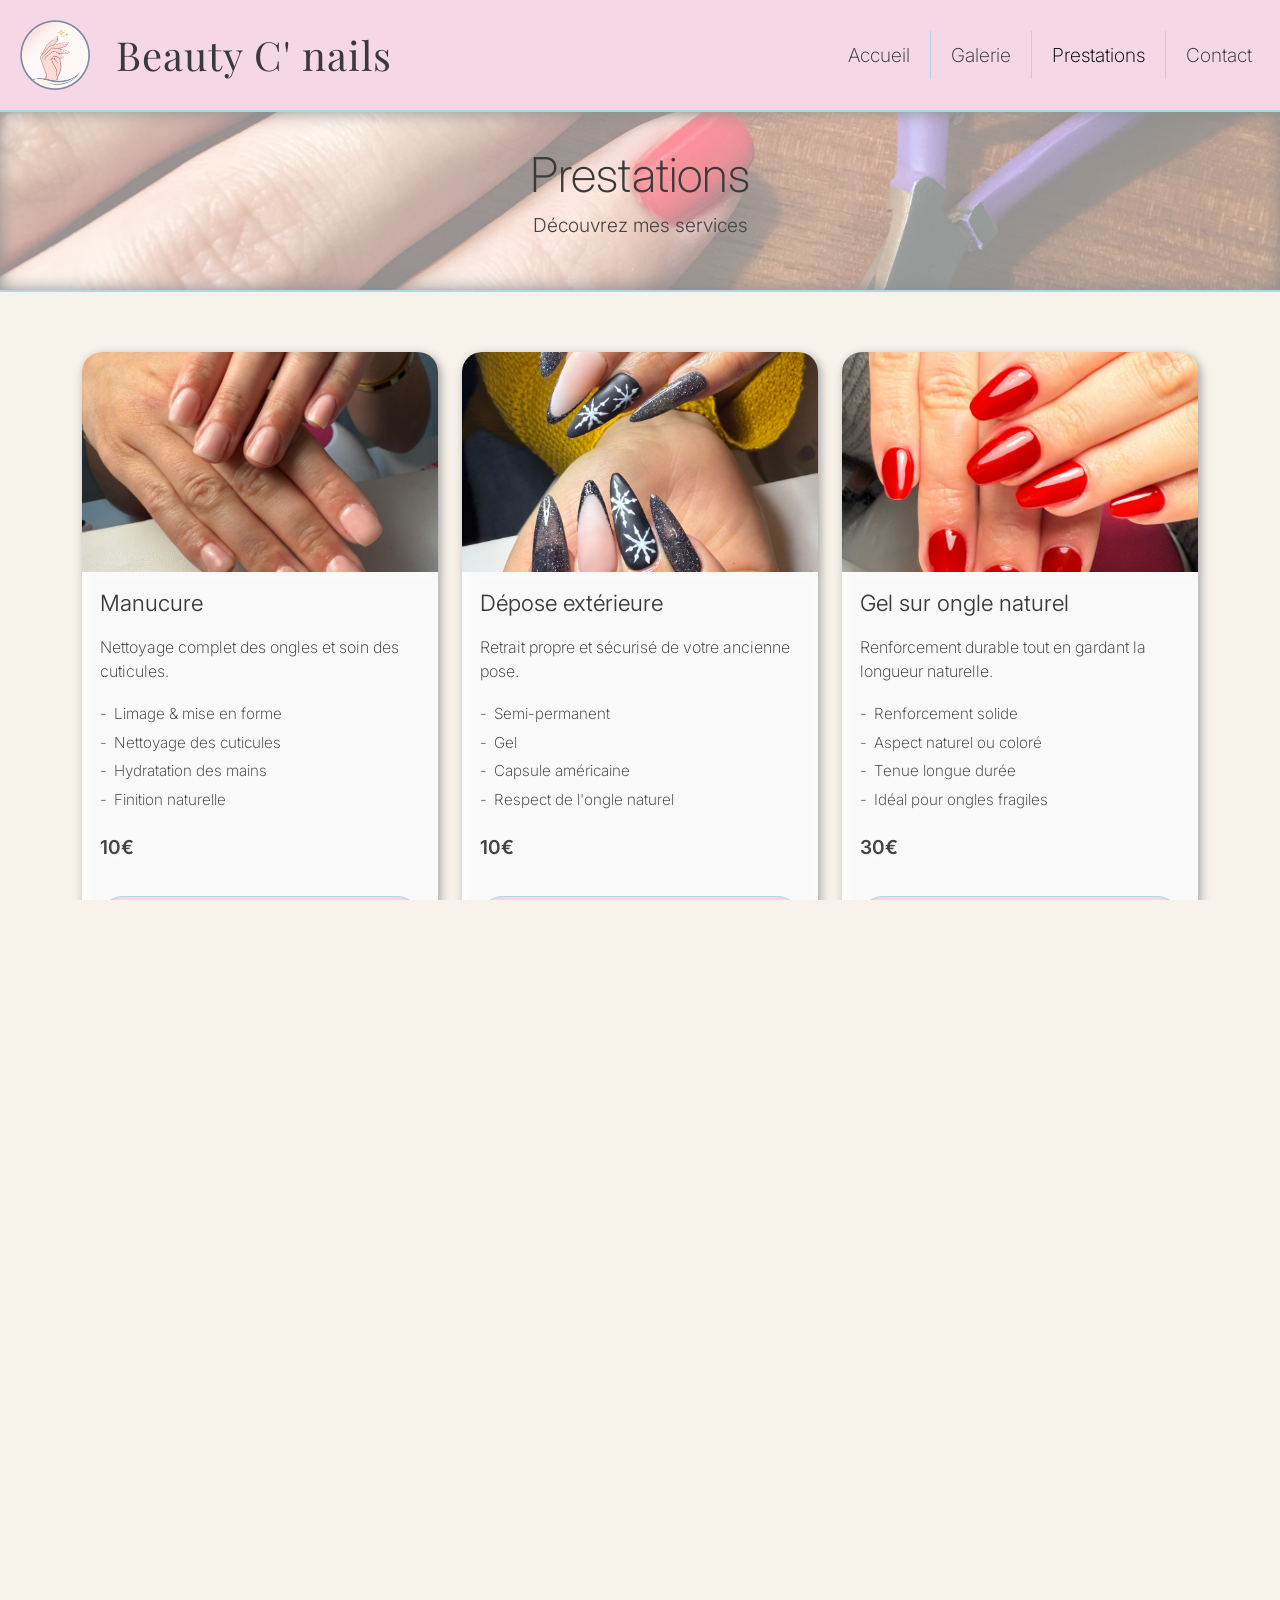
<file: prestations.html>
<!DOCTYPE html>
<html lang="fr">

<head>
    <meta charset="UTF-8">
    <meta name="viewport" content="width=device-width, initial-scale=1.0, viewport-fit=cover">
    <link rel="icon" href="images/logo.png">
    <link href="https://cdn.jsdelivr.net/npm/bootstrap@5.3.8/dist/css/bootstrap.min.css" rel="stylesheet"
        integrity="sha384-sRIl4kxILFvY47J16cr9ZwB07vP4J8+LH7qKQnuqkuIAvNWLzeN8tE5YBujZqJLB" crossorigin="anonymous">
    <link rel="stylesheet" href="https://cdn.jsdelivr.net/npm/bootstrap-icons@1.11.1/font/bootstrap-icons.css">

    <script src="https://cdn.jsdelivr.net/npm/bootstrap@5.3.8/dist/js/bootstrap.bundle.min.js"
        integrity="sha384-FKyoEForCGlyvwx9Hj09JcYn3nv7wiPVlz7YYwJrWVcXK/BmnVDxM+D2scQbITxI"
        crossorigin="anonymous"></script>
    <link href="https://fonts.googleapis.com/css2?family=Playfair+Display:wght@400;600;700&display=swap"
        rel="stylesheet">
    <link rel="preconnect" href="https://fonts.googleapis.com">
    <link rel="preconnect" href="https://fonts.gstatic.com" crossorigin>
    <link
        href="https://fonts.googleapis.com/css2?family=Inter:ital,opsz,wght@0,14..32,100..900;1,14..32,100..900&family=Nunito:ital,wght@0,200..1000;1,200..1000&display=swap"
        rel="stylesheet">
    <link rel="stylesheet" href="styles.css">
    <title>Beauty C' nails</title>
</head>

<body>
    <header id="haut">
        <nav class="navbar navbar-expand-md p-2">
            <div class="container-fluid d-flex align-items-center justify-content-between">
                <div class="d-flex align-items-center">
                    <a href="index.html"><img src="images/logo.png" alt="Logo" class="navbar-logo me-2"></a>
                    <h1 class="navbar-brand mb-0">Beauty C' nails</h1>
                </div>
                <button class="navbar-toggler" type="button" data-bs-toggle="collapse" data-bs-target="#navbarNav"
                    aria-controls="navbarNav" aria-expanded="false" aria-label="Toggle navigation">
                    <span class="navbar-toggler-icon"></span>
                </button>
                <div class="collapse navbar-collapse" id="navbarNav">
                    <ul class="navbar-nav ms-auto">
                        <li class="nav-item">
                            <a class="nav-link" href="index.html">Accueil</a>
                        </li>
                        <span class="nav-separator"></span>
                        <li class="nav-item">
                            <a class="nav-link" href="galerie.html">Galerie</a>
                        </li>
                        <span class="nav-separator"></span>
                        <li class="nav-item">
                            <a class="nav-link active" href="prestations.html">Prestations</a>
                        </li>
                        <span class="nav-separator"></span>
                        <li class="nav-item">
                            <a class="nav-link" href="contact.html">Contact</a>
                        </li>
                    </ul>
                </div>
            </div>
        </nav>
    </header>
    <section class="pre-hero">
        <div class="pre-hero-overlay">
            <h1 class="pre-title">Prestations</h1>
            <p class="pre-subtitle">Découvrez mes services</p>
        </div>
    </section>
    
    <section class="pre-section">
        <div class="container">
            <div class="row g-4">
                <div class="col-12 col-md-4 d-flex">
                    <div class="pre-card">
                        <img src="images/gallery24.jpg" alt="">
                        <h3 class="pre-card-title">Manucure</h3>
                        <p class="pre-card-text">Nettoyage complet des ongles et soin des cuticules.</p>
                        <ul class="pre-list">
                            <li>Limage & mise en forme</li>
                            <li>Nettoyage des cuticules</li>
                            <li>Hydratation des mains</li>
                            <li>Finition naturelle</li>
                        </ul>
                        <p class="pre-price"><span>10€</span></p>
                        <a href="mailto:cecipires18@gmail.com?subject=Beauty C' nails - RDV" class="pre-btn">Prendre
                            rendez-vous</a>
                    </div>
                </div>
                <div class="col-12 col-md-4 d-flex">
                    <div class="pre-card">
                        <img src="images/gallery4.jpg" alt="">
                        <h3 class="pre-card-title">Dépose extérieure</h3>
                        <p class="pre-card-text">Retrait propre et sécurisé de votre ancienne pose.</p>

                        <ul class="pre-list">
                            <li>Semi-permanent</li>
                            <li>Gel</li>
                            <li>Capsule américaine</li>
                            <li>Respect de l'ongle naturel</li>
                        </ul>
                        <p class="pre-price"><span>10€</span></p>
                        <a href="mailto:cecipires18@gmail.com?subject=Beauty C' nails - RDV" class="pre-btn">Prendre
                            rendez-vous</a>
                    </div>
                </div>
                <div class="col-12 col-md-4 d-flex">
                    <div class="pre-card">
                        <img src="images/gallery3.jpg" alt="">
                        <h3 class="pre-card-title">Gel sur ongle naturel</h3>
                        <p class="pre-card-text">Renforcement durable tout en gardant la longueur naturelle.</p>
                        <ul class="pre-list">
                            <li>Renforcement solide</li>
                            <li>Aspect naturel ou coloré</li>
                            <li>Tenue longue durée</li>
                            <li>Idéal pour ongles fragiles</li>
                        </ul>
                        <p class="pre-price"><span>30€</span></p>
                        <a href="mailto:cecipires18@gmail.com?subject=Beauty C' nails - RDV" class="pre-btn">Prendre
                            rendez-vous</a>
                    </div>
                </div>
                <div class="col-12 col-md-4 d-flex">
                    <div class="pre-card">
                        <img src="images/gallery2.jpg" alt="">
                        <h3 class="pre-card-title">Capsule américaine</h3>
                        <p class="pre-card-text">Extension rapide, solide et ultra élégante.</p>

                        <ul class="pre-list">
                            <li>Longueur parfaite</li>
                            <li>Résultat uniforme</li>
                            <li>Tenue optimale</li>
                            <li>Idéal pour un look sophistiqué</li>
                        </ul>

                        <p class="pre-price"><span>40€</span></p>
                        <a href="mailto:cecipires18@gmail.com?subject=Beauty C' nails - RDV" class="pre-btn">Prendre
                            rendez-vous</a>
                    </div>
                </div>
                <div class="col-12 col-md-4 d-flex">
                    <div class="pre-card">
                        <img src="images/gallery14.jpg" alt="">
                        <h3 class="pre-card-title">Nail Art</h3>
                        <p class="pre-card-text">Pour un style unique, créatif et entièrement personnalisé.</p>

                        <ul class="pre-list">
                            <li>Strass & paillettes</li>
                            <li>Lignes fines & motifs</li>
                            <li>Designs personnalisés</li>
                            <li>Tarif selon complexité</li>
                        </ul>

                        <p class="pre-price">À partir de <span>5€</span></p>
                        <a href="mailto:cecipires18@gmail.com?subject=Beauty C' nails - RDV" class="pre-btn">Prendre
                            rendez-vous</a>
                    </div>
                </div>
            </div>
        </div>
    </section>

    <footer class=" py-4">
        <div class="container d-flex flex-column flex-md-row justify-content-center align-items-center gap-3">

            <div class="mb-3 mb-md-0">
                <a href="contact.html" class="footer-link me-3">Contact</a>
                <a href="#haut" class="footer-link">Haut de page</a>
                <a href="https://www.instagram.com/ongles_by_c18/" target="_blank" class="footer-icon">
                    <i class="bi bi-instagram"></i>
                </a>
    </footer>
</body>

</html>
</file>
<file: styles.css>
:root {
    --color1: #f5d7e6;
    --color2: #3A3A3A;
    --color3: #ffffffec;
    --color4: #add8e6;
    --color5: #444;
    --color6: #e8c8d8;
}

html,
body {
    height: 100%;
    min-height: 100dvh;
    overflow-x: hidden;
}

body {
    display: flex;
    flex-direction: column;
    background-color: #F7F2EA;
}

h1 {
    color: var(--color2) !important;
    font-family: 'Playfair Display', serif;
}

.navbar {
    background-color: var(--color1);
    border-bottom: solid 2px var(--color4);
    padding-top: 20px !important;
    padding-bottom: 20px !important;
}

.navbar-brand {
    font-size: 2.5rem;
    font-weight: 120;
    letter-spacing: 1px;
}

.nav-link {
    font-family: "inter", sans-serif;
    font-weight: 230;
    font-size: 1.20rem;
    padding: 10px 18px;
    color: var(--color2);
}

.navbar-toggler {
    border: 1.2px solid lightsteelblue !important;
    border-radius: 6px;
    box-shadow: none;
    background: transparent !important;
}

.navbar-toggler:focus,
.navbar-toggler:active,
.navbar-toggler:not(.collapsed) {
    border-color: rgb(142, 166, 197) !important;
    box-shadow: none !important;
    background: transparent !important;
}

.navbar-toggler-icon {
    filter: brightness(2.4);
}

.navbar-logo {
    height: 70px;
    padding-right: 18px;
    width: auto;
}

.nav-separator {
    display: flex;
    align-items: center;
    justify-content: center;
    width: 1px;
    background: var(--color4);
    margin: 0 12px;
}

.hero {
    min-height: 70vh !important;
    background-image: url('images/hero.jpg');
    background-size: cover;
    background-position: center;
    position: relative;
    border-bottom: solid 2px var(--color4);
    box-shadow: inset 0 0px 18px black;
}

.hero-overlay {
    width: 100%;
    height: 100%;
    background: rgba(255, 255, 255, 0.55);
    display: flex;
    justify-content: center;
    align-items: center;
    padding: 20px;
}

.hero-content {
    max-width: 600px;
}

.hero-title {
    font-family: "inter", sans-serif;
    font-weight: 250;
    font-size: 2.5rem;
    color: var(--color5);
    margin-bottom: 20px;
}

.hero-btn {
    display: inline-block;
    padding: 12px 28px;
    font-family: "inter", sans-serif;
    font-weight: 300;
    background-color: var(--color1);
    color: var(--color2);
    border: 1px solid var(--color4);
    border-radius: 30px;
    text-decoration: none;
    transition: all 0.3s ease;
    box-shadow: 0 4px 5px rgba(0, 0, 0, 0.321);
}

.hero-btn:hover {
    background-color: var(--color6);
    transform: translateY(-2px);
    filter: drop-shadow(2px 5px 2px #b2b1b1);
}

.section-title {
    font-family: "inter", sans-serif;
    font-weight: 400;
    font-size: 2.2rem;
    color: var(--color2);
}

.prestation-card {
    background: var(--color3);
    border-radius: 20px;
    box-shadow: 0 4px 12px rgba(0, 0, 0, 0.08);
    filter: drop-shadow(3px 3px 4px #b2b1b1);
    transition: transform 0.3s ease, box-shadow 0.3s ease;
}

.prestation-img {
    width: 120px;
    height: 120px;
    object-fit: cover;
    border-radius: 50%;
    border: 3px solid var(--color1);
    box-shadow: 0 4px 10px rgba(0, 0, 0, 0.1);
    margin-left: auto;
    margin-right: auto;
}

.prestation-title {
    font-family: "inter", sans-serif;
    font-weight: 330;
    font-size: 1.4rem;
    color: var(--color2);
}

.prestation-text {
    font-family: "inter", sans-serif;
    font-weight: 230;
    color: var(--color2);
    font-size: 1rem;
}

.prestation-btn {
    display: inline-block;
    font-family: "inter", sans-serif;
    font-weight: 300;
    padding: 10px 22px;
    background-color: var(--color1);
    color: var(--color2);
    border-radius: 25px;
    text-decoration: none;
    transition: all 0.3s ease;
    border: 1px solid var(--color4);
}

.prestation-btn:hover {
    background-color: var(--color6);
    transform: translateY(-2px);
    filter: drop-shadow(2px 5px 2px #b2b1b1);
}

.why-wrapper {
    background: var(--color3);
    padding: 40px 20px;
    border-radius: 20px;
    box-shadow: 0 4px 12px rgba(0, 0, 0, 0.08);
    filter: drop-shadow(3px 3px 4px #b2b1b1);
}

.why-item {
    flex: 1;
}

.why-icon {
    width: 90px;
    height: 90px;
    background: var(--color1);
    border: solid 3px var(--color4);
    border-radius: 50%;
    display: flex;
    justify-content: center;
    align-items: center;
    margin: 0 auto;
    font-size: 40px;
    color: var(--color2);
    box-shadow: 1px 4px 8px rgba(0, 0, 0, 0.1);
}

.why-title {
    font-family: "inter", sans-serif;
    font-weight: 330;
    font-size: 1.3rem;
    color: var(--color2);
}

.why-text {
    font-family: "inter", sans-serif;
    font-weight: 230;
    color: var(--color5);
    font-size: 1rem;
}

.why-separator {
    width: 1px;
    height: 100px;
    background: #d8d2c8;
    margin: 0 20px;
}

.gallery {
    background: #F7F2EA;
    border-radius: 20px;
    padding: 60px 20px;
}

.gallery-item img {
    width: 100%;
    height: 260px;
    object-fit: cover;
    border-radius: 18px;
    box-shadow: 0 4px 12px rgba(0, 0, 0, 0.12);
    transition: transform 0.3s ease, box-shadow 0.3s ease, filter 0.3s ease;
}

.gallery-item img:hover {
    transform: scale(1.04);
    box-shadow: 0 6px 18px rgba(0, 0, 0, 0.18);
    filter: drop-shadow(2px 5px 2px #b2b1b1);
}

.gallery-btn {
    display: inline-block;
    font-family: "inter", sans-serif;
    font-weight: 300;
    padding: 12px 28px;
    background-color: var(--color1);
    color: var(--color2);
    border: 1px solid var(--color4);
    border-radius: 30px;
    text-decoration: none;
    transition: all 0.3s ease;
}

.gallery-btn:hover {
    background-color: var(--color6);
    transform: translateY(-2px);
    filter: drop-shadow(2px 5px 2px #b2b1b1);
}

.gal-hero {
    min-height: 20vh;
    background-image: url('images/hero-gal.jpg');
    background-size: cover;
    background-position: center;
    position: relative;
    border-bottom: 2px solid var(--color4);
    box-shadow: inset 0 0px 18px black;
}

.con-hero-overlay,
.pre-hero-overlay,
.gal-hero-overlay {
    width: 100%;
    height: 100%;
    background: rgba(255, 255, 255, 0.55);
    display: flex;
    flex-direction: column;
    justify-content: center;
    align-items: center;
}

.con-title,
.pre-title,
.gal-title {
    font-family: "inter", serif;
    font-weight: 230;
    font-size: 3rem;
    color: var(--color5);
}

.con-subtitle,
.pre-subtitle,
.gal-subtitle {
    font-family: "Inter", sans-serif;
    font-weight: 300;
    font-size: 1.2rem;
    color: var(--color5);
}

.con-section,
.pre-section,
.gal-section {
    padding-top: 60px;
    padding-bottom: 60px;
}

.gal-item img {
    width: 100%;
    height: 350px;
    object-fit: cover;
    border-radius: 18px;
    box-shadow: 0 4px 12px rgba(0, 0, 0, 0.12);
    transition: transform 0.3s ease, box-shadow 0.3s ease, filter 0.3s ease;
}

.gal-item img:hover {
    transform: scale(1.04);
    box-shadow: 0 6px 18px rgba(0, 0, 0, 0.18);
    filter: drop-shadow(2px 5px 2px #b2b1b1);
}

.pre-hero {
    min-height: 20vh;
    background-image: url('images/hero-pre.jpg');
    background-size: cover;
    background-position: center;
    position: relative;
    border-bottom: 2px solid var(--color4);
    box-shadow: inset 0 0px 18px black;
}

.pre-card {
    overflow: hidden;
    background: var(--color3);
    border-radius: 20px;
    box-shadow: 0 4px 12px rgba(0, 0, 0, 0.08);
    filter: drop-shadow(3px 3px 4px #b2b1b1);
    transition: transform 0.3s ease, box-shadow 0.3s ease;
    width: 100%;
    padding-bottom: 20px;
    height: 100%;
    display: flex;
    flex-direction: column;
}

.pre-card img {
    width: 100%;
    height: 220px;
    object-fit: cover;
}

.pre-card-title {
    font-family: "Playfair Display", serif;
    font-size: 1.6rem;
    color: var(--color5);
    margin: 18px;
    font-family: "inter", sans-serif;
    font-weight: 330;
    font-size: 1.4rem;
    color: var(--color2);
}

.pre-card-text {
    margin: 0 18px 20px 18px;
    font-family: "inter", sans-serif;
    font-weight: 230;
    color: var(--color2);
    font-size: 1rem;
}

.pre-list {
    list-style: none;
    padding: 0 18px;
    margin: 0 0 15px 0;
}

.pre-list li {
    font-family: "Inter", sans-serif;
    font-size: 0.95rem;
    color: var(--color5);
    margin-bottom: 6px;
    position: relative;
    padding-left: 14px;
    font-weight: 230;
    color: var(--color2);
}

.pre-list li::before {
    content: "-";
    color: var(--color5);
    position: absolute;
    left: 0;
    top: 0;
}

.pre-price {
    font-family: "inter", serif;
    font-size: 1.2rem;
    font-weight: 350;
    color: var(--color2);
    margin-top: auto;
    margin-left: 18px;
}

.pre-price span {
    font-weight: 600;
    color: var(--color5);
}

.con-btn,
.pre-btn {
    display: inline-block;
    margin: 18px;
    padding: 10px 20px;
    background-color: var(--color1);
    color: var(--color2);
    font-family: "Inter", sans-serif;
    font-size: 0.95rem;
    border-radius: 25px;
    text-decoration: none;
    text-align: center;
    transition: all 0.2s ease;
    border: 1px solid var(--color4);
    font-weight: 300;
}

.con-submit:hover,
.con-btn:hover,
.pre-btn:hover {
    background-color: var(--color6);
    transform: translateY(-2px);
    filter: drop-shadow(2px 5px 2px #b2b1b1);


}

.con-hero {
    min-height: 20vh;
    background-image: url('images/hero-con.jpg');
    background-size: cover;
    background-position: center;
    position: relative;
    border-bottom: 2px solid var(--color4);
    box-shadow: inset 0 0px 18px black;
}

.con-info-title {
    font-family: "Inter", serif;
    font-size: 2.7rem;
    font-weight: 400;
    color: var(--color5);
    margin-bottom: 30px;
}

.con-info-item {
    font-family: "Inter", sans-serif;
    font-size: 1rem;
    color: var(--color5);
    margin-bottom: 10px;
}

.con-info-item a {
    font-weight: 300;
    color: var(--color5);
    text-decoration: none;
}

.con-info-item a:hover {
    color: #555;
    opacity: 0.7;
}

.con-buttons {
    align-items: center;
    margin-top: 25px;
    display: flex;
    gap: 10px;
    flex-direction: column;
}

.con-btn {
    width: 100%;
    box-shadow: 0 4px 5px rgba(0, 0, 0, 0.321);
}

.con-form {
    background: var(--color3);
    padding: 25px;
    border-radius: 18px;
    box-shadow: 0 4px 12px rgba(0, 0, 0, 0.10);
}

.con-field {
    margin-bottom: 18px;
}

.con-field label {
    display: block;
    font-family: "Inter", sans-serif;
    font-size: 0.95rem;
    color: var(--color5);
    margin-bottom: 6px;
}

.con-field input,
.con-field textarea {
    width: 100%;
    padding: 10px;
    border-radius: 12px;
    border: 1px solid var(--color4);
    font-family: "Inter", sans-serif;
    font-size: 1rem;
}

.con-field input:focus,
.con-field textarea:focus {
    outline: none;
    box-shadow: 0 0 0 3px var(--color1);
}

.con-submit {
    width: 100%;
    padding: 12px;
    border-radius: 12px;
    font-family: "Inter", sans-serif;
    font-size: 1rem;
    background-color: var(--color1);
    color: var(--color2);
    text-decoration: none;
    text-align: center;
    transition: all 0.2s ease;
    border: 1px solid var(--color4);
    font-weight: 300;
}

.lightbox {
    position: fixed;
    top: 0;
    left: 0;
    width: 100%;
    height: 100%;
    background: rgba(0, 0, 0, 0.75);
    display: none;
    justify-content: center;
    align-items: center;
    z-index: 9999;
    padding: 20px;
    animation: fadeIn 0.2s ease;
}

.lightbox-img {
    max-width: 90%;
    max-height: 90%;
    border-radius: 18px;
    box-shadow: 0 8px 25px rgba(0, 0, 0, 0.4);
    animation: zoomIn 0.2s ease;
}

.lightbox-close {
    position: absolute;
    top: 25px;
    right: 35px;
    font-size: 40px;
    color: white;
    cursor: pointer;
    font-weight: 300;
}

.lightbox.closing {
    animation: fadeOut 0.2s ease forwards;
}

.lightbox.closing .lightbox-img {
    animation: zoomOut 0.2s ease forwards;
}

@keyframes fadeIn {
    from {
        opacity: 0;
    }

    to {
        opacity: 1;
    }
}

@keyframes zoomIn {
    from {
        transform: scale(0.8);
        opacity: 0;
    }

    to {
        transform: scale(1);
        opacity: 1;
    }
}

@keyframes fadeOut {
    from {
        opacity: 1;
    }

    to {
        opacity: 0;
    }
}

@keyframes zoomOut {
    from {
        transform: scale(1);
        opacity: 1;
    }

    to {
        transform: scale(0.8);
        opacity: 0;
    }
}

footer {
    margin-top: auto;
    height: 130px;
    background-color: var(--color1);
    border-top: solid 2px var(--color4);
    box-shadow: 0px -3px 10px lightgrey;
    bottom: 0;
}

.footer-icon {
    display: flex;
    justify-content: center;
    align-items: center;
    color: var(--color2);
    font-size: 2rem;
    transition: all 0.3s ease;
    text-decoration: none;
    padding-top: 10px;
}

.footer-icon:hover {
    transform: translateY(-3px);
}

.footer-link {
    color: var(--color2);
    font-family: "inter", sans-serif;
    font-weight: 300;
    text-decoration: none;
    transition: color 0.25s ease, opacity 0.25s ease;
}

.footer-link:hover {
    color: #555;
    opacity: 0.7;
}

.bi-instagram {
    color: var(--color2);
}

@media (min-width: 768px) {
    .navbar .nav-link {
        position: relative;
    }

    .navbar .nav-link::after {
        content: "";
        position: absolute;
        left: 0;
        bottom: -2px;
        width: 0%;
        height: 2px;
        background-color: var(--color2);
        transition: width 0.2s ease;
    }

    .navbar .nav-link:hover::after {
        width: 100%;
        font-size: 32px;
    }

    .hero-content {
        margin-top: -60px;
    }

    .hero-btn {
        margin-top: 45px;
    }

    .con-info {
        padding-right: 40px;
    }
}

@media (max-width: 900px) {
    .navbar-brand {
        font-size: 27px;
    }

    .navbar-logo {
        height: 60px;
    }
}

@media (max-width: 768px) {

    .navbar {
        position: sticky;
        top: 0;
        z-index: 999;
        transition: transform 0.35s ease;
        will-change: transform;
    }

    .navbar-logo {
        height: 60px;
    }

    .navbar-brand {
        font-size: 25px;
    }

    .navbar .container-fluid {
        padding-right: 10px;
        padding-left: 10px;
    }

    .nav-separator {
        width: 28%;
        height: 0.5px;
        margin: 4px 0px;
    }

    .hero-title {
        font-size: 1.8rem;
        line-height: 1.3;
    }

    .hero-btn {
        margin-top: 50px;
        padding: 10px 22px;
        font-size: 0.9rem;
    }

    .why-separator {
        display: block !important;
        width: 60%;
        height: 1px;
        margin: 20px auto;
    }
}
</file>
